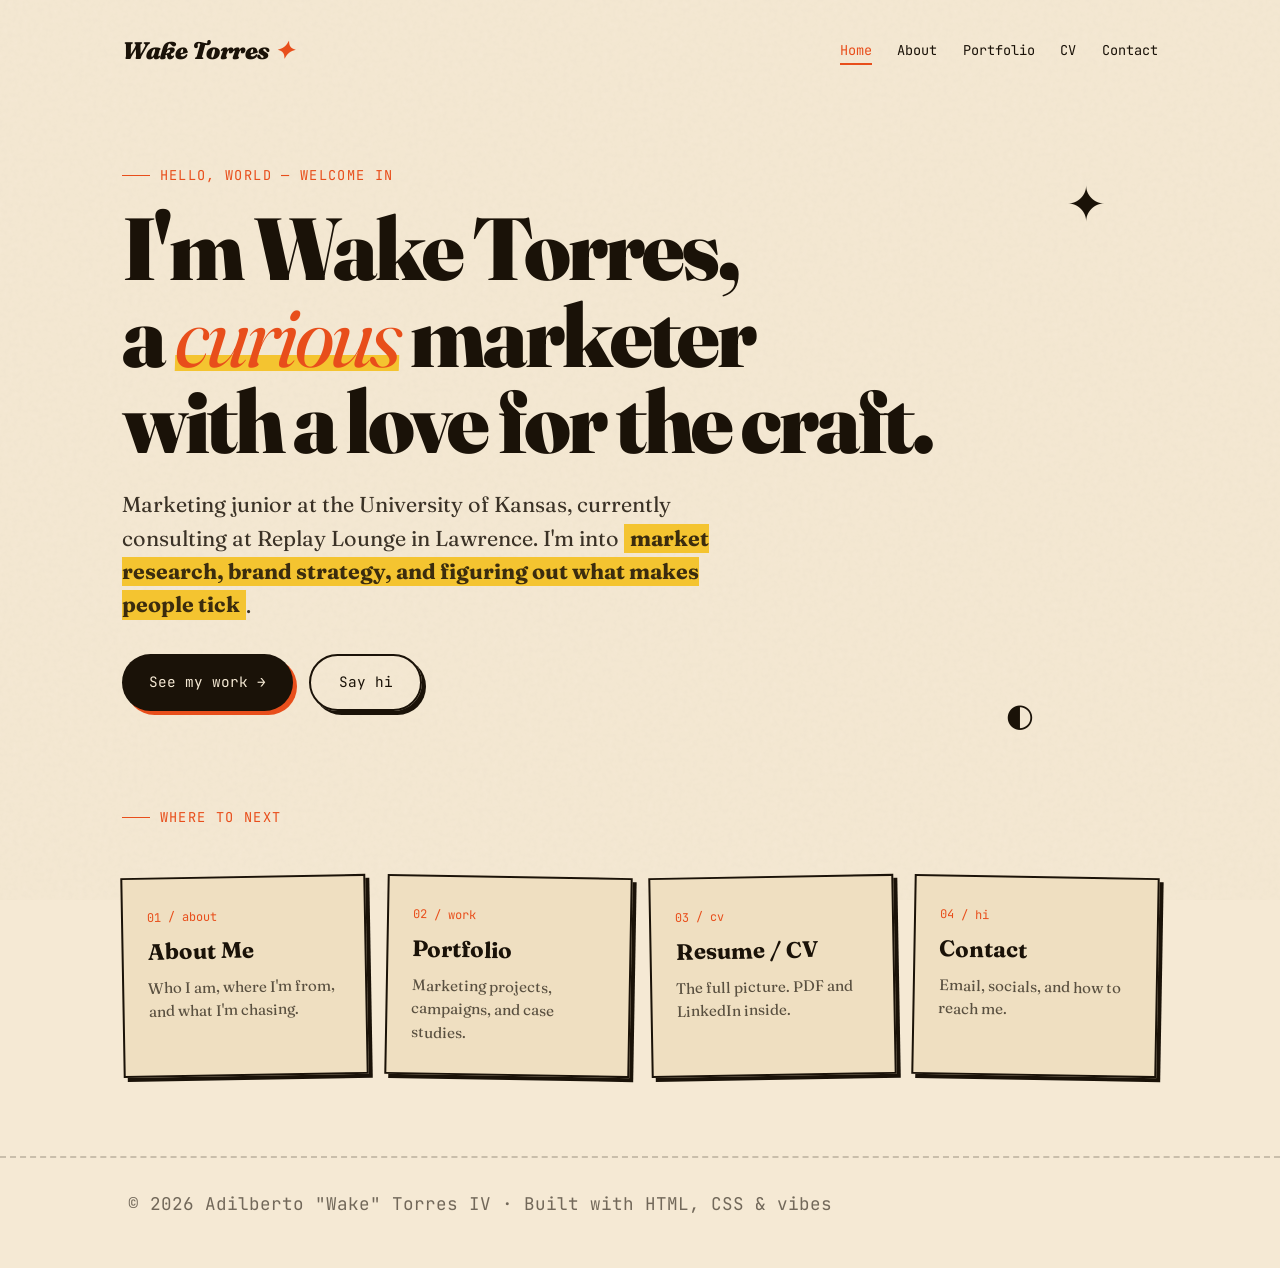
<file: index.html>
<!DOCTYPE html>
<html lang="en">
<head>
<!-- Google tag (gtag.js) -->
<script async src="https://www.googletagmanager.com/gtag/js?id=G-H3CZ6522N6"></script>
<script>
  window.dataLayer = window.dataLayer || [];
  function gtag(){dataLayer.push(arguments);}
  gtag('js', new Date());

  gtag('config', 'G-H3CZ6522N6');
</script>
<meta charset="UTF-8" />
<meta name="viewport" content="width=device-width, initial-scale=1.0" />
<title>Wake Torres — Home</title>
<link rel="preconnect" href="https://fonts.googleapis.com">
<link rel="preconnect" href="https://fonts.gstatic.com" crossorigin>
<link href="https://fonts.googleapis.com/css2?family=Fraunces:ital,opsz,wght@0,9..144,400;0,9..144,700;0,9..144,900;1,9..144,400;1,9..144,700&family=JetBrains+Mono:wght@400;500&display=swap" rel="stylesheet">
<link rel="stylesheet" href="style.css" />
</head>
<body>

<header>
  <div class="container nav-wrap">
    <a href="index.html" class="logo">Wake Torres</a>
    <nav>
      <ul>
        <li><a href="index.html" class="active">Home</a></li>
        <li><a href="about.html">About</a></li>
        <li><a href="portfolio.html">Portfolio</a></li>
        <li><a href="cv.html">CV</a></li>
        <li><a href="contact.html">Contact</a></li>
      </ul>
    </nav>
  </div>
</header>

<main>
  <div class="container">
    <section class="hero">
      <span class="deco deco-1">✦</span>
      <span class="deco deco-2">◐</span>

      <p class="eyebrow">Hello, world — welcome in</p>
      <h1>I'm Wake Torres, <br>a <span class="squiggle">curious</span> marketer <br>with a love for the&nbsp;craft.</h1>
      <p class="tagline">Marketing junior at the University of Kansas, currently consulting at Replay Lounge in Lawrence. I'm into <em class="highlight">market research, brand strategy, and figuring out what makes people tick</em>.</p>

      <div class="btn-row">
        <a href="portfolio.html" class="btn">See my work →</a>
        <a href="contact.html" class="btn btn-secondary">Say hi</a>
      </div>
    </section>

    <section>
      <p class="eyebrow">Where to next</p>
      <div class="menu-cards">
        <a href="about.html" class="menu-card">
          <span class="num">01 / about</span>
          <h3>About Me</h3>
          <p>Who I am, where I'm from, and what I'm chasing.</p>
        </a>
        <a href="portfolio.html" class="menu-card">
          <span class="num">02 / work</span>
          <h3>Portfolio</h3>
          <p>Marketing projects, campaigns, and case studies.</p>
        </a>
        <a href="cv.html" class="menu-card">
          <span class="num">03 / cv</span>
          <h3>Resume / CV</h3>
          <p>The full picture. PDF and LinkedIn inside.</p>
        </a>
        <a href="contact.html" class="menu-card">
          <span class="num">04 / hi</span>
          <h3>Contact</h3>
          <p>Email, socials, and how to reach me.</p>
        </a>
      </div>
    </section>
  </div>
</main>

<footer>
  <div class="container">
    <p>© <span id="year"></span> Adilberto "Wake" Torres IV · Built with HTML, CSS &amp; vibes</p>
  </div>
</footer>

<script>
  document.getElementById('year').textContent = new Date().getFullYear();
</script>
</body>
</html>
</file>
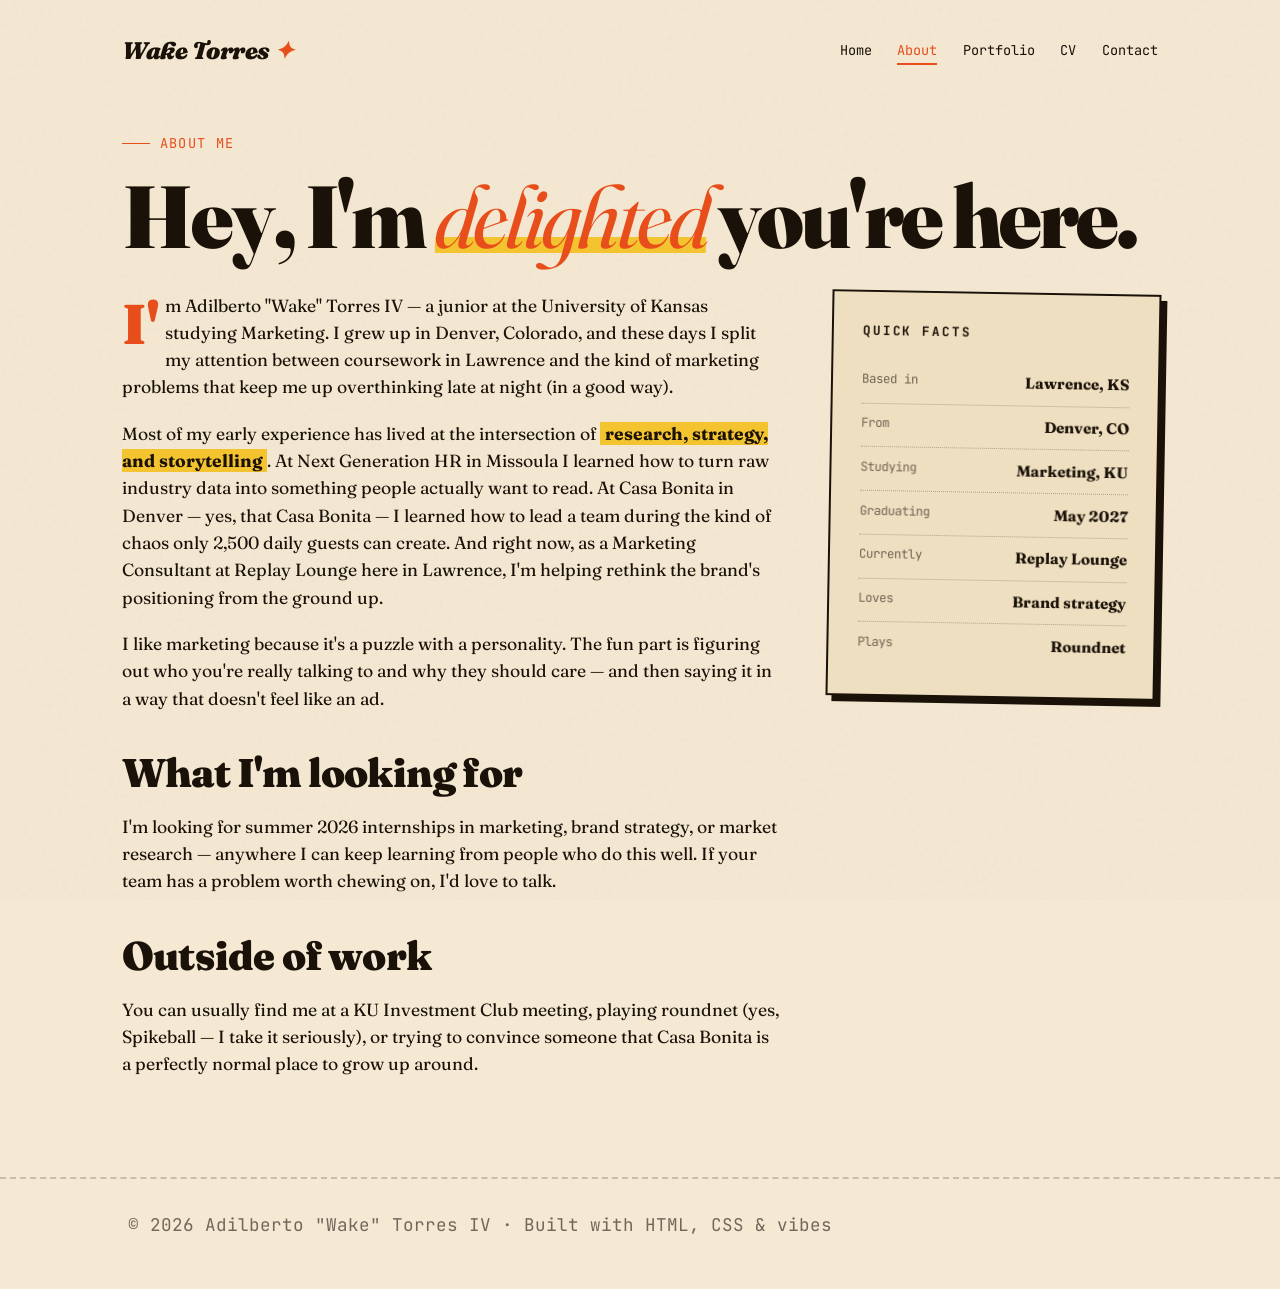
<file: about.html>
<!DOCTYPE html>
<html lang="en">
<head>
  <!-- Google tag (gtag.js) -->
<script async src="https://www.googletagmanager.com/gtag/js?id=G-H3CZ6522N6"></script>
<script>
  window.dataLayer = window.dataLayer || [];
  function gtag(){dataLayer.push(arguments);}
  gtag('js', new Date());

  gtag('config', 'G-H3CZ6522N6');
</script>
<meta charset="UTF-8" />
<meta name="viewport" content="width=device-width, initial-scale=1.0" />
<title>Wake Torres — About</title>
<link rel="preconnect" href="https://fonts.googleapis.com">
<link rel="preconnect" href="https://fonts.gstatic.com" crossorigin>
<link href="https://fonts.googleapis.com/css2?family=Fraunces:ital,opsz,wght@0,9..144,400;0,9..144,700;0,9..144,900;1,9..144,400;1,9..144,700&family=JetBrains+Mono:wght@400;500&display=swap" rel="stylesheet">
<link rel="stylesheet" href="style.css" />
</head>
<body>

<header>
  <div class="container nav-wrap">
    <a href="index.html" class="logo">Wake Torres</a>
    <nav>
      <ul>
        <li><a href="index.html">Home</a></li>
        <li><a href="about.html" class="active">About</a></li>
        <li><a href="portfolio.html">Portfolio</a></li>
        <li><a href="cv.html">CV</a></li>
        <li><a href="contact.html">Contact</a></li>
      </ul>
    </nav>
  </div>
</header>

<main>
  <div class="container">
    <p class="eyebrow">About me</p>
    <h1>Hey, I'm <span class="squiggle">delighted</span> you're here.</h1>

    <div class="about-grid">
      <div class="about-text">
        <p>I'm Adilberto "Wake" Torres IV — a junior at the University of Kansas studying Marketing. I grew up in Denver, Colorado, and these days I split my attention between coursework in Lawrence and the kind of marketing problems that keep me up overthinking late at night (in a good way).</p>

        <p>Most of my early experience has lived at the intersection of <em class="highlight">research, strategy, and storytelling</em>. At Next Generation HR in Missoula I learned how to turn raw industry data into something people actually want to read. At Casa Bonita in Denver — yes, that Casa Bonita — I learned how to lead a team during the kind of chaos only 2,500 daily guests can create. And right now, as a Marketing Consultant at Replay Lounge here in Lawrence, I'm helping rethink the brand's positioning from the ground up.</p>

        <p>I like marketing because it's a puzzle with a personality. The fun part is figuring out who you're really talking to and why they should care — and then saying it in a way that doesn't feel like an ad.</p>

        <h2>What I'm looking for</h2>
        <p>I'm looking for summer 2026 internships in marketing, brand strategy, or market research — anywhere I can keep learning from people who do this well. If your team has a problem worth chewing on, I'd love to talk.</p>

        <h2>Outside of work</h2>
        <p>You can usually find me at a KU Investment Club meeting, playing roundnet (yes, Spikeball — I take it seriously), or trying to convince someone that Casa Bonita is a perfectly normal place to grow up around.</p>
      </div>

      <aside class="facts">
        <h3>Quick facts</h3>
        <ul>
          <li><span>Based in</span><span>Lawrence, KS</span></li>
          <li><span>From</span><span>Denver, CO</span></li>
          <li><span>Studying</span><span>Marketing, KU</span></li>
          <li><span>Graduating</span><span>May 2027</span></li>
          <li><span>Currently</span><span>Replay Lounge</span></li>
          <li><span>Loves</span><span>Brand strategy</span></li>
          <li><span>Plays</span><span>Roundnet</span></li>
        </ul>
      </aside>
    </div>
  </div>
</main>

<footer>
  <div class="container">
    <p>© <span id="year"></span> Adilberto "Wake" Torres IV · Built with HTML, CSS &amp; vibes</p>
  </div>
</footer>

<script>
  document.getElementById('year').textContent = new Date().getFullYear();
</script>
</body>
</html>
</file>
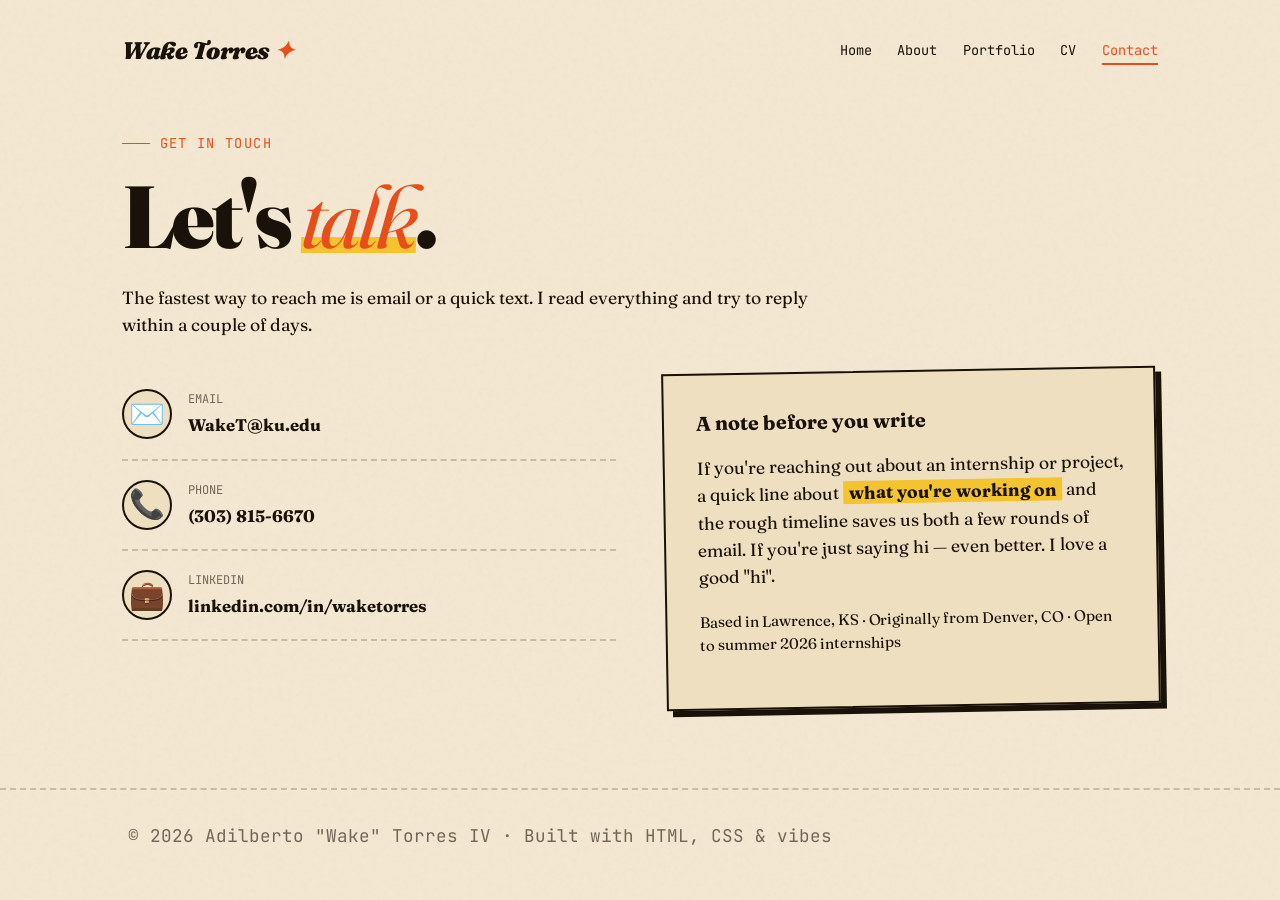
<file: contact.html>
<!DOCTYPE html>
<html lang="en">
<head>
  <!-- Google tag (gtag.js) -->
<script async src="https://www.googletagmanager.com/gtag/js?id=G-H3CZ6522N6"></script>
<script>
  window.dataLayer = window.dataLayer || [];
  function gtag(){dataLayer.push(arguments);}
  gtag('js', new Date());

  gtag('config', 'G-H3CZ6522N6');
</script>
<meta charset="UTF-8" />
<meta name="viewport" content="width=device-width, initial-scale=1.0" />
<title>Wake Torres — Contact</title>
<link rel="preconnect" href="https://fonts.googleapis.com">
<link rel="preconnect" href="https://fonts.gstatic.com" crossorigin>
<link href="https://fonts.googleapis.com/css2?family=Fraunces:ital,opsz,wght@0,9..144,400;0,9..144,700;0,9..144,900;1,9..144,400;1,9..144,700&family=JetBrains+Mono:wght@400;500&display=swap" rel="stylesheet">
<link rel="stylesheet" href="style.css" />
</head>
<body>

<header>
  <div class="container nav-wrap">
    <a href="index.html" class="logo">Wake Torres</a>
    <nav>
      <ul>
        <li><a href="index.html">Home</a></li>
        <li><a href="about.html">About</a></li>
        <li><a href="portfolio.html">Portfolio</a></li>
        <li><a href="cv.html">CV</a></li>
        <li><a href="contact.html" class="active">Contact</a></li>
      </ul>
    </nav>
  </div>
</header>

<main>
  <div class="container">
    <p class="eyebrow">Get in touch</p>
    <h1>Let's <span class="squiggle">talk</span>.</h1>
    <p class="tagline">The fastest way to reach me is email or a quick text. I read everything and try to reply within a couple of days.</p>

    <div class="contact-grid">
      <ul class="contact-methods">
        <li>
          <span class="icon">✉️</span>
          <div>
            <span class="label">Email</span>
            <a href="mailto:WakeT@ku.edu">WakeT@ku.edu</a>
          </div>
        </li>
        <li>
          <span class="icon">📞</span>
          <div>
            <span class="label">Phone</span>
            <a href="tel:+13038156670">(303) 815-6670</a>
          </div>
        </li>
        <li>
          <span class="icon">💼</span>
          <div>
            <span class="label">LinkedIn</span>
            <a href="https://www.linkedin.com/in/waketorres" target="_blank" rel="noopener">linkedin.com/in/waketorres</a>
          </div>
        </li>
      </ul>

      <aside class="contact-card">
        <h3>A note before you write</h3>
        <p>If you're reaching out about an internship or project, a quick line about <em class="highlight">what you're working on</em> and the rough timeline saves us both a few rounds of email. If you're just saying hi — even better. I love a good "hi".</p>
        <p style="margin-top: 1rem; font-size: 0.95rem;">Based in Lawrence, KS · Originally from Denver, CO · Open to summer 2026 internships</p>
      </aside>
    </div>
  </div>
</main>

<footer>
  <div class="container">
    <p>© <span id="year"></span> Adilberto "Wake" Torres IV · Built with HTML, CSS &amp; vibes</p>
  </div>
</footer>

<script>
  document.getElementById('year').textContent = new Date().getFullYear();
</script>
</body>
</html>
</file>
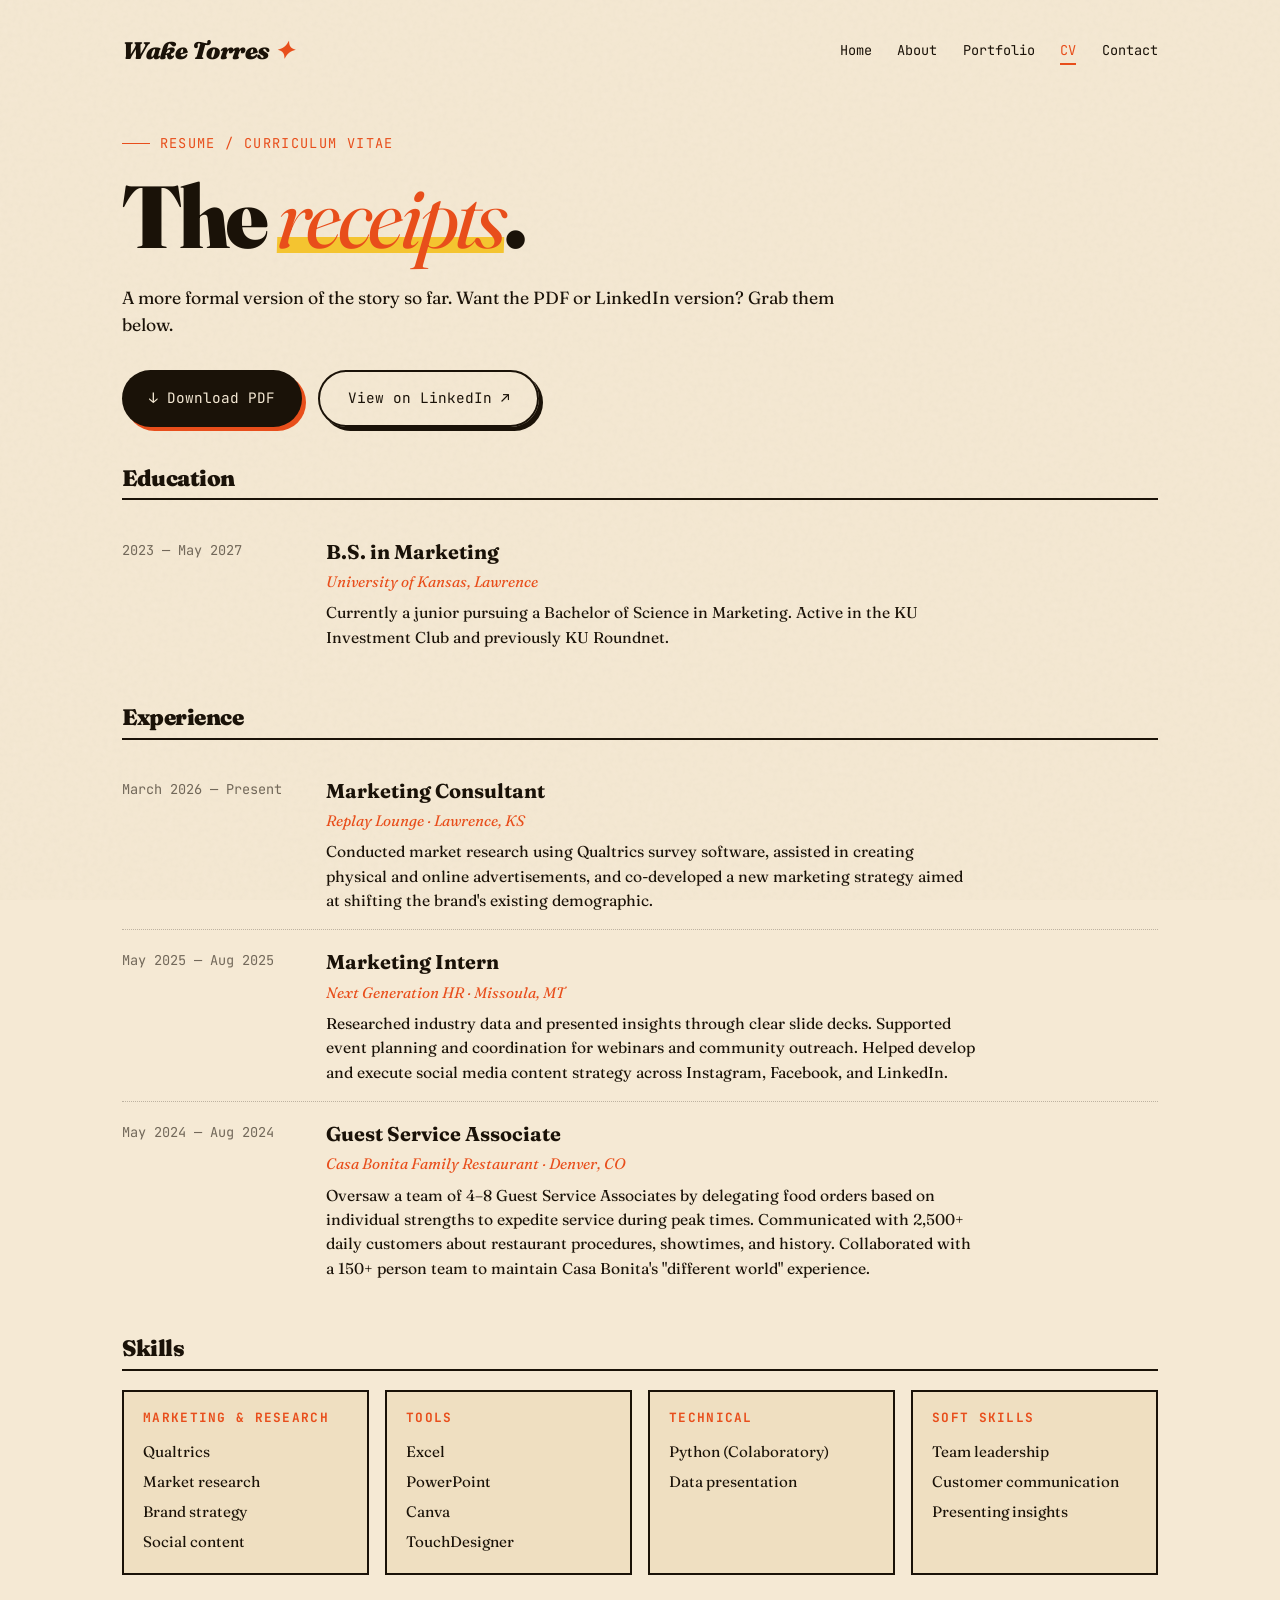
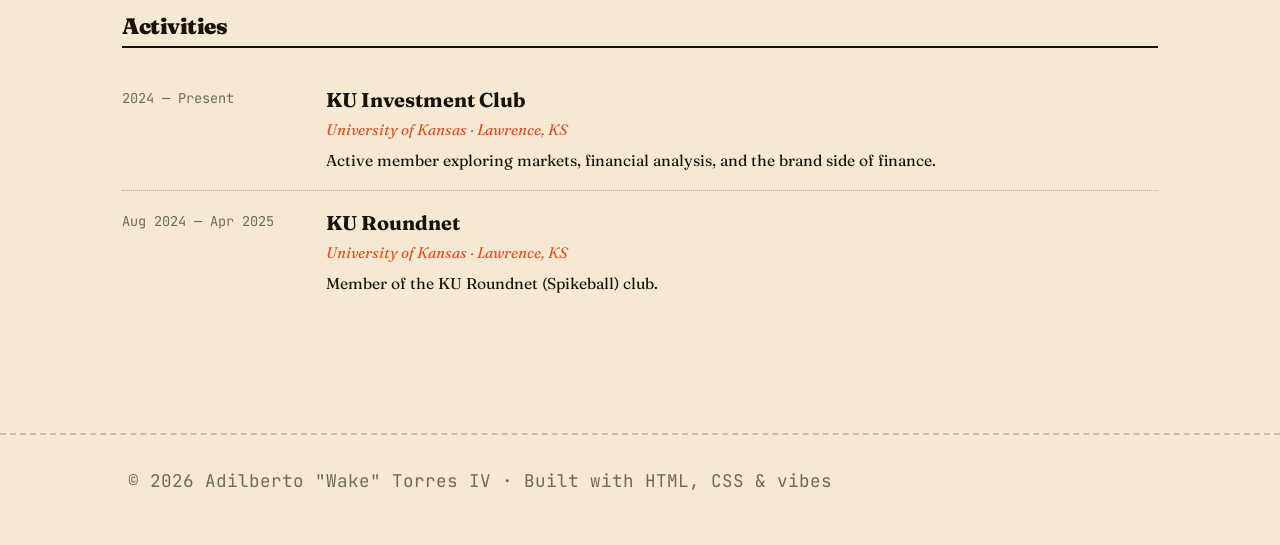
<file: cv.html>
<!DOCTYPE html>
<html lang="en">
<head>
  <!-- Google tag (gtag.js) -->
<script async src="https://www.googletagmanager.com/gtag/js?id=G-H3CZ6522N6"></script>
<script>
  window.dataLayer = window.dataLayer || [];
  function gtag(){dataLayer.push(arguments);}
  gtag('js', new Date());

  gtag('config', 'G-H3CZ6522N6');
</script>
<meta charset="UTF-8" />
<meta name="viewport" content="width=device-width, initial-scale=1.0" />
<title>Wake Torres — CV / Resume</title>
<link rel="preconnect" href="https://fonts.googleapis.com">
<link rel="preconnect" href="https://fonts.gstatic.com" crossorigin>
<link href="https://fonts.googleapis.com/css2?family=Fraunces:ital,opsz,wght@0,9..144,400;0,9..144,700;0,9..144,900;1,9..144,400;1,9..144,700&family=JetBrains+Mono:wght@400;500&display=swap" rel="stylesheet">
<link rel="stylesheet" href="style.css" />
</head>
<body>

<header>
  <div class="container nav-wrap">
    <a href="index.html" class="logo">Wake Torres</a>
    <nav>
      <ul>
        <li><a href="index.html">Home</a></li>
        <li><a href="about.html">About</a></li>
        <li><a href="portfolio.html">Portfolio</a></li>
        <li><a href="cv.html" class="active">CV</a></li>
        <li><a href="contact.html">Contact</a></li>
      </ul>
    </nav>
  </div>
</header>

<main>
  <div class="container">
    <p class="eyebrow">Resume / Curriculum Vitae</p>
    <h1>The <span class="squiggle">receipts</span>.</h1>
    <p class="tagline">A more formal version of the story so far. Want the PDF or LinkedIn version? Grab them below.</p>

    <div class="btn-row">
      <a href="resume.pdf" class="btn" download>↓ Download PDF</a>
      <a href="https://www.linkedin.com/in/waketorres" class="btn btn-secondary" target="_blank" rel="noopener">View on LinkedIn ↗</a>
    </div>

    <section class="cv-section">
      <h2>Education</h2>

      <div class="cv-item">
        <div class="when">2023 — May 2027</div>
        <div>
          <h3>B.S. in Marketing</h3>
          <p class="where">University of Kansas, Lawrence</p>
          <p>Currently a junior pursuing a Bachelor of Science in Marketing. Active in the KU Investment Club and previously KU Roundnet.</p>
        </div>
      </div>
    </section>

    <section class="cv-section">
      <h2>Experience</h2>

      <div class="cv-item">
        <div class="when">March 2026 — Present</div>
        <div>
          <h3>Marketing Consultant</h3>
          <p class="where">Replay Lounge · Lawrence, KS</p>
          <p>Conducted market research using Qualtrics survey software, assisted in creating physical and online advertisements, and co-developed a new marketing strategy aimed at shifting the brand's existing demographic.</p>
        </div>
      </div>

      <div class="cv-item">
        <div class="when">May 2025 — Aug 2025</div>
        <div>
          <h3>Marketing Intern</h3>
          <p class="where">Next Generation HR · Missoula, MT</p>
          <p>Researched industry data and presented insights through clear slide decks. Supported event planning and coordination for webinars and community outreach. Helped develop and execute social media content strategy across Instagram, Facebook, and LinkedIn.</p>
        </div>
      </div>

      <div class="cv-item">
        <div class="when">May 2024 — Aug 2024</div>
        <div>
          <h3>Guest Service Associate</h3>
          <p class="where">Casa Bonita Family Restaurant · Denver, CO</p>
          <p>Oversaw a team of 4–8 Guest Service Associates by delegating food orders based on individual strengths to expedite service during peak times. Communicated with 2,500+ daily customers about restaurant procedures, showtimes, and history. Collaborated with a 150+ person team to maintain Casa Bonita's "different world" experience.</p>
        </div>
      </div>
    </section>

    <section class="cv-section">
      <h2>Skills</h2>
      <div class="skills-grid">
        <div class="skill-group">
          <h4>Marketing &amp; Research</h4>
          <ul>
            <li>Qualtrics</li>
            <li>Market research</li>
            <li>Brand strategy</li>
            <li>Social content</li>
          </ul>
        </div>
        <div class="skill-group">
          <h4>Tools</h4>
          <ul>
            <li>Excel</li>
            <li>PowerPoint</li>
            <li>Canva</li>
            <li>TouchDesigner</li>
          </ul>
        </div>
        <div class="skill-group">
          <h4>Technical</h4>
          <ul>
            <li>Python (Colaboratory)</li>
            <li>Data presentation</li>
          </ul>
        </div>
        <div class="skill-group">
          <h4>Soft Skills</h4>
          <ul>
            <li>Team leadership</li>
            <li>Customer communication</li>
            <li>Presenting insights</li>
          </ul>
        </div>
      </div>
    </section>

    <section class="cv-section">
      <h2>Activities</h2>
      <div class="cv-item">
        <div class="when">2024 — Present</div>
        <div>
          <h3>KU Investment Club</h3>
          <p class="where">University of Kansas · Lawrence, KS</p>
          <p>Active member exploring markets, financial analysis, and the brand side of finance.</p>
        </div>
      </div>

      <div class="cv-item">
        <div class="when">Aug 2024 — Apr 2025</div>
        <div>
          <h3>KU Roundnet</h3>
          <p class="where">University of Kansas · Lawrence, KS</p>
          <p>Member of the KU Roundnet (Spikeball) club.</p>
        </div>
      </div>
    </section>
  </div>
</main>

<footer>
  <div class="container">
    <p>© <span id="year"></span> Adilberto "Wake" Torres IV · Built with HTML, CSS &amp; vibes</p>
  </div>
</footer>

<script>
  document.getElementById('year').textContent = new Date().getFullYear();
</script>
</body>
</html>
</file>
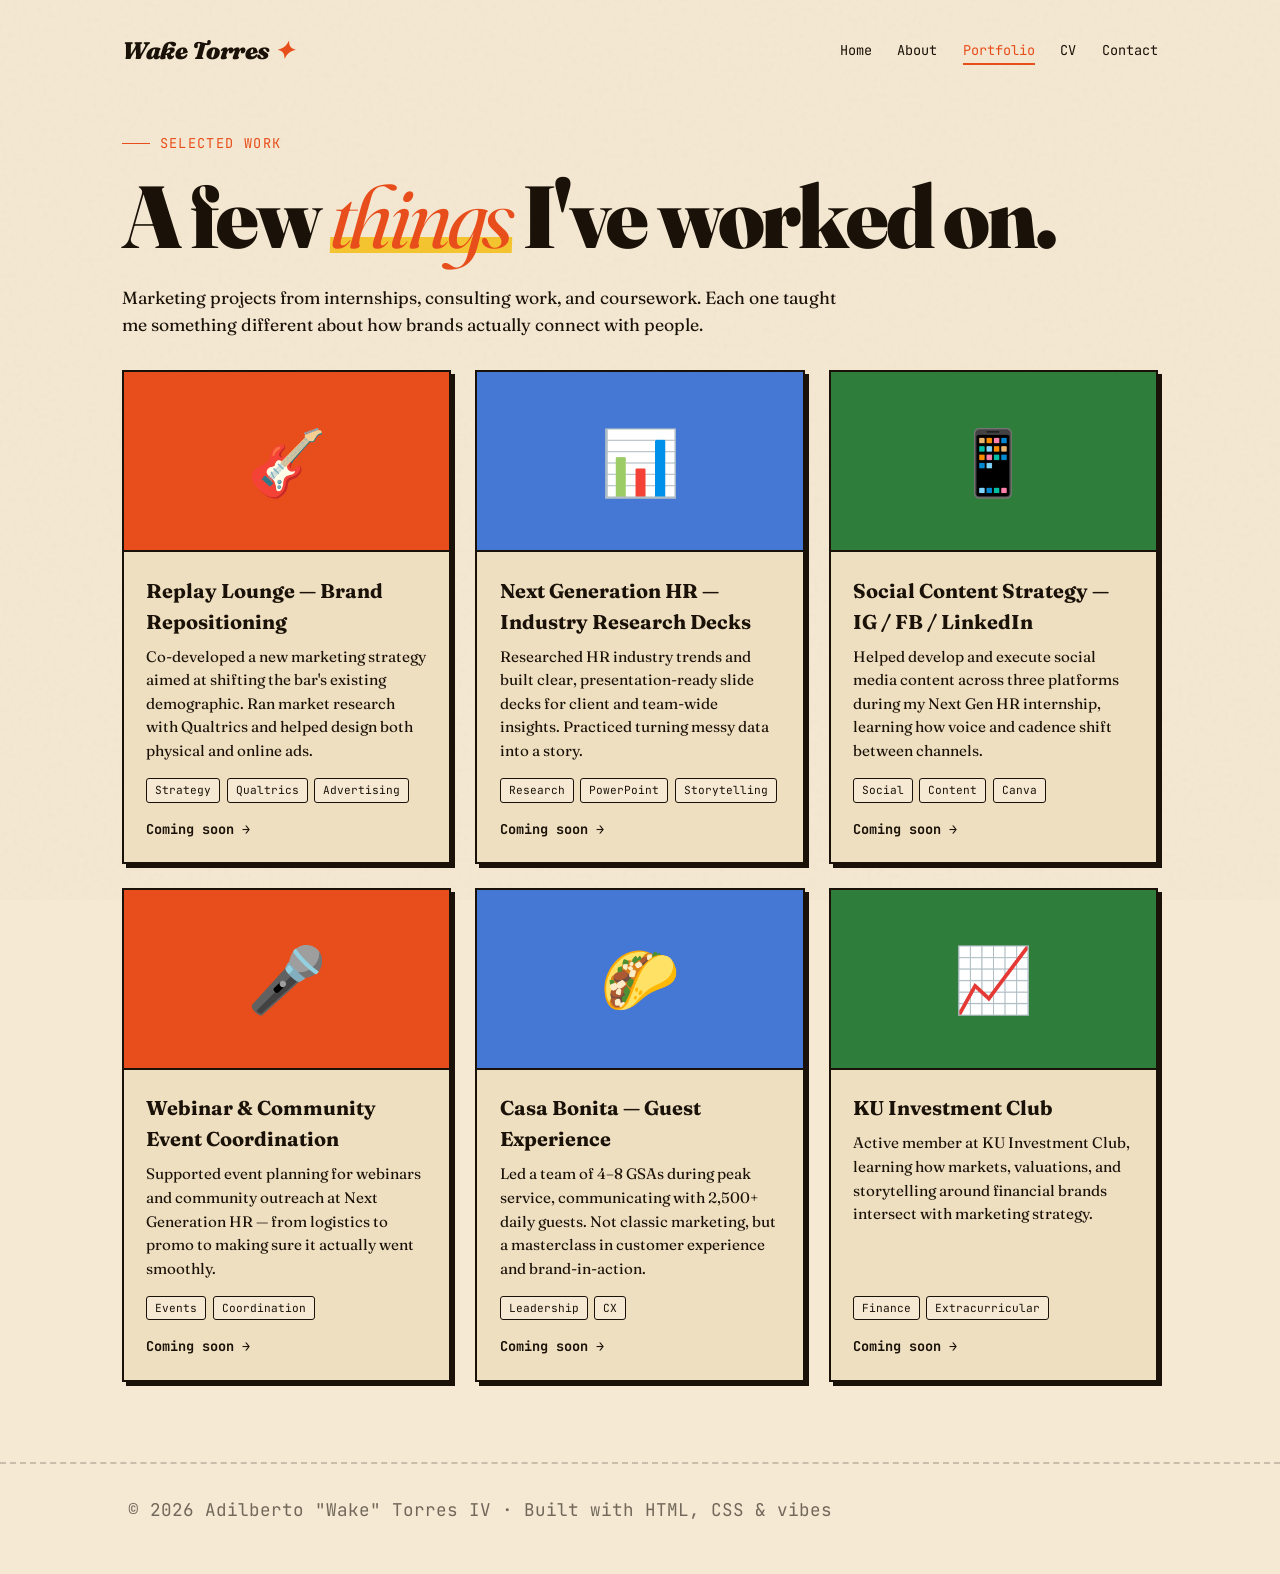
<file: portfolio.html>
<!DOCTYPE html>
<html lang="en">
<head>
  <!-- Google tag (gtag.js) -->
<script async src="https://www.googletagmanager.com/gtag/js?id=G-H3CZ6522N6"></script>
<script>
  window.dataLayer = window.dataLayer || [];
  function gtag(){dataLayer.push(arguments);}
  gtag('js', new Date());

  gtag('config', 'G-H3CZ6522N6');
</script>
<meta charset="UTF-8" />
<meta name="viewport" content="width=device-width, initial-scale=1.0" />
<title>Wake Torres — Portfolio</title>
<link rel="preconnect" href="https://fonts.googleapis.com">
<link rel="preconnect" href="https://fonts.gstatic.com" crossorigin>
<link href="https://fonts.googleapis.com/css2?family=Fraunces:ital,opsz,wght@0,9..144,400;0,9..144,700;0,9..144,900;1,9..144,400;1,9..144,700&family=JetBrains+Mono:wght@400;500&display=swap" rel="stylesheet">
<link rel="stylesheet" href="style.css" />
</head>
<body>

<header>
  <div class="container nav-wrap">
    <a href="index.html" class="logo">Wake Torres</a>
    <nav>
      <ul>
        <li><a href="index.html">Home</a></li>
        <li><a href="about.html">About</a></li>
        <li><a href="portfolio.html" class="active">Portfolio</a></li>
        <li><a href="cv.html">CV</a></li>
        <li><a href="contact.html">Contact</a></li>
      </ul>
    </nav>
  </div>
</header>

<main>
  <div class="container">
    <p class="eyebrow">Selected work</p>
    <h1>A few <span class="squiggle">things</span> I've worked on.</h1>
    <p class="tagline">Marketing projects from internships, consulting work, and coursework. Each one taught me something different about how brands actually connect with people.</p>

    <div class="portfolio-grid">

      <article class="project">
        <div class="thumb">🎸</div>
        <div class="body">
          <h3>Replay Lounge — Brand Repositioning</h3>
          <p>Co-developed a new marketing strategy aimed at shifting the bar's existing demographic. Ran market research with Qualtrics and helped design both physical and online ads.</p>
          <div class="tags">
            <span class="tag">Strategy</span>
            <span class="tag">Qualtrics</span>
            <span class="tag">Advertising</span>
          </div>
          <a href="#" class="project-link">Coming soon</a>
        </div>
      </article>

      <article class="project">
        <div class="thumb">📊</div>
        <div class="body">
          <h3>Next Generation HR — Industry Research Decks</h3>
          <p>Researched HR industry trends and built clear, presentation-ready slide decks for client and team-wide insights. Practiced turning messy data into a story.</p>
          <div class="tags">
            <span class="tag">Research</span>
            <span class="tag">PowerPoint</span>
            <span class="tag">Storytelling</span>
          </div>
          <a href="#" class="project-link">Coming soon</a>
        </div>
      </article>

      <article class="project">
        <div class="thumb">📱</div>
        <div class="body">
          <h3>Social Content Strategy — IG / FB / LinkedIn</h3>
          <p>Helped develop and execute social media content across three platforms during my Next Gen HR internship, learning how voice and cadence shift between channels.</p>
          <div class="tags">
            <span class="tag">Social</span>
            <span class="tag">Content</span>
            <span class="tag">Canva</span>
          </div>
          <a href="#" class="project-link">Coming soon</a>
        </div>
      </article>

      <article class="project">
        <div class="thumb">🎤</div>
        <div class="body">
          <h3>Webinar &amp; Community Event Coordination</h3>
          <p>Supported event planning for webinars and community outreach at Next Generation HR — from logistics to promo to making sure it actually went smoothly.</p>
          <div class="tags">
            <span class="tag">Events</span>
            <span class="tag">Coordination</span>
          </div>
          <a href="#" class="project-link">Coming soon</a>
        </div>
      </article>

      <article class="project">
        <div class="thumb">🌮</div>
        <div class="body">
          <h3>Casa Bonita — Guest Experience</h3>
          <p>Led a team of 4–8 GSAs during peak service, communicating with 2,500+ daily guests. Not classic marketing, but a masterclass in customer experience and brand-in-action.</p>
          <div class="tags">
            <span class="tag">Leadership</span>
            <span class="tag">CX</span>
          </div>
          <a href="#" class="project-link">Coming soon</a>
        </div>
      </article>

      <article class="project">
        <div class="thumb">📈</div>
        <div class="body">
          <h3>KU Investment Club</h3>
          <p>Active member at KU Investment Club, learning how markets, valuations, and storytelling around financial brands intersect with marketing strategy.</p>
          <div class="tags">
            <span class="tag">Finance</span>
            <span class="tag">Extracurricular</span>
          </div>
          <a href="#" class="project-link">Coming soon</a>
        </div>
      </article>

    </div>
  </div>
</main>

<footer>
  <div class="container">
    <p>© <span id="year"></span> Adilberto "Wake" Torres IV · Built with HTML, CSS &amp; vibes</p>
  </div>
</footer>

<script>
  document.getElementById('year').textContent = new Date().getFullYear();
</script>
</body>
</html>
</file>
<file: style.css>
/* ─────────────────────────────────────
   Personal Website — shared styles
   Theme: playful editorial, warm paper
   ───────────────────────────────────── */

:root {
  --ink: #1a1208;
  --paper: #f5e9d4;
  --paper-2: #efdfc1;
  --tomato: #e84e1b;
  --grass: #2f7d3a;
  --sky: #4577d4;
  --lemon: #f4c430;
}

* { box-sizing: border-box; margin: 0; padding: 0; }

html { scroll-behavior: smooth; }

body {
  font-family: 'Fraunces', Georgia, serif;
  background: var(--paper);
  color: var(--ink);
  line-height: 1.55;
  min-height: 100vh;
  display: flex;
  flex-direction: column;
}

/* subtle paper texture using SVG noise */
body::before {
  content: "";
  position: fixed;
  inset: 0;
  pointer-events: none;
  z-index: 1;
  opacity: 0.35;
  mix-blend-mode: multiply;
  background-image: url("data:image/svg+xml,%3Csvg viewBox='0 0 200 200' xmlns='http://www.w3.org/2000/svg'%3E%3Cfilter id='n'%3E%3CfeTurbulence type='fractalNoise' baseFrequency='0.9' numOctaves='2'/%3E%3CfeColorMatrix values='0 0 0 0 0.1 0 0 0 0 0.07 0 0 0 0 0.03 0 0 0 0.08 0'/%3E%3C/filter%3E%3Crect width='100%25' height='100%25' filter='url(%23n)'/%3E%3C/svg%3E");
}

.container {
  max-width: 1100px;
  width: 100%;
  margin: 0 auto;
  padding: 0 2rem;
  position: relative;
  z-index: 2;
}

/* ── HEADER / NAV ───────────────────── */
header {
  padding: 2rem 0 1rem;
}

.nav-wrap {
  display: flex;
  justify-content: space-between;
  align-items: center;
  flex-wrap: wrap;
  gap: 1rem;
}

.logo {
  font-family: 'Fraunces', serif;
  font-weight: 900;
  font-size: 1.5rem;
  font-style: italic;
  letter-spacing: -0.02em;
  text-decoration: none;
  color: var(--ink);
}

.logo::after {
  content: "✦";
  color: var(--tomato);
  margin-left: 0.25rem;
  display: inline-block;
  animation: spin 8s linear infinite;
}

@keyframes spin { to { transform: rotate(360deg); } }

nav ul {
  list-style: none;
  display: flex;
  gap: 1.6rem;
  flex-wrap: wrap;
  font-family: 'JetBrains Mono', monospace;
  font-size: 0.85rem;
}

nav a {
  color: var(--ink);
  text-decoration: none;
  position: relative;
  padding: 0.2rem 0;
  transition: color 0.2s;
}

nav a::after {
  content: "";
  position: absolute;
  left: 0; right: 0; bottom: -3px;
  height: 2px;
  background: var(--tomato);
  transform: scaleX(0);
  transform-origin: left;
  transition: transform 0.3s;
}

nav a:hover { color: var(--tomato); }
nav a:hover::after,
nav a.active::after { transform: scaleX(1); }

nav a.active { color: var(--tomato); }

/* ── MAIN ───────────────────────────── */
main {
  flex: 1;
  padding: 3rem 0 5rem;
}

.eyebrow {
  font-family: 'JetBrains Mono', monospace;
  font-size: 0.85rem;
  color: var(--tomato);
  margin-bottom: 1.2rem;
  display: flex;
  align-items: center;
  gap: 0.6rem;
  text-transform: uppercase;
  letter-spacing: 0.1em;
}

.eyebrow::before {
  content: "";
  width: 28px;
  height: 1px;
  background: var(--tomato);
}

h1 {
  font-size: clamp(2.5rem, 7vw, 5.5rem);
  font-weight: 900;
  line-height: 0.98;
  letter-spacing: -0.035em;
  margin-bottom: 1.5rem;
}

h1 .squiggle {
  font-style: italic;
  font-weight: 400;
  color: var(--tomato);
  position: relative;
  display: inline-block;
}

h1 .squiggle::after {
  content: "";
  position: absolute;
  left: 0; right: 0; bottom: 0.08em;
  height: 0.18em;
  background: var(--lemon);
  z-index: -1;
  transform: skew(-2deg);
}

h2 {
  font-size: clamp(1.8rem, 4vw, 2.5rem);
  font-weight: 900;
  line-height: 1.05;
  letter-spacing: -0.02em;
  margin: 2.5rem 0 1.2rem;
}

h3 {
  font-size: 1.25rem;
  font-weight: 700;
  margin-bottom: 0.4rem;
}

p {
  font-size: 1.1rem;
  margin-bottom: 1.2rem;
  max-width: 65ch;
}

a { color: var(--sky); }

main p a {
  text-decoration-thickness: 2px;
  text-underline-offset: 3px;
  transition: color 0.2s;
}

main p a:hover { color: var(--tomato); }

em.highlight {
  background: var(--lemon);
  padding: 0.05em 0.3em;
  font-style: normal;
  font-weight: 700;
}

/* ── BUTTONS ────────────────────────── */
.btn {
  display: inline-flex;
  align-items: center;
  gap: 0.6rem;
  background: var(--ink);
  color: var(--paper);
  padding: 0.95rem 1.7rem;
  text-decoration: none;
  font-family: 'JetBrains Mono', monospace;
  font-size: 0.9rem;
  border-radius: 999px;
  transition: transform 0.15s, box-shadow 0.15s, background 0.2s;
  box-shadow: 4px 4px 0 var(--tomato);
  border: none;
  cursor: pointer;
}

.btn:hover {
  transform: translate(-2px, -2px);
  box-shadow: 6px 6px 0 var(--tomato);
  background: var(--tomato);
}

.btn:active {
  transform: translate(2px, 2px);
  box-shadow: 0 0 0 var(--tomato);
}

.btn-secondary {
  background: transparent;
  color: var(--ink);
  border: 2px solid var(--ink);
  box-shadow: 4px 4px 0 var(--ink);
}

.btn-secondary:hover {
  background: var(--ink);
  color: var(--paper);
}

.btn-row {
  display: flex;
  gap: 1rem;
  flex-wrap: wrap;
  margin: 2rem 0;
}

/* ── HOME PAGE ──────────────────────── */
.hero { padding: 2rem 0 4rem; position: relative; }

.hero .tagline {
  font-size: clamp(1.1rem, 2vw, 1.35rem);
  max-width: 600px;
  margin-bottom: 2rem;
  color: rgba(26, 18, 8, 0.85);
}

.menu-cards {
  display: grid;
  grid-template-columns: repeat(auto-fit, minmax(220px, 1fr));
  gap: 1.2rem;
  margin-top: 3rem;
}

.menu-card {
  display: block;
  padding: 1.8rem 1.5rem;
  background: var(--paper-2);
  border: 2px solid var(--ink);
  text-decoration: none;
  color: var(--ink);
  transition: transform 0.2s, box-shadow 0.2s;
  box-shadow: 4px 4px 0 var(--ink);
}

.menu-card:nth-child(odd) { transform: rotate(-1deg); }
.menu-card:nth-child(even) { transform: rotate(1deg); }

.menu-card:hover {
  transform: rotate(0) translate(-2px, -2px);
  box-shadow: 8px 8px 0 var(--tomato);
}

.menu-card .num {
  font-family: 'JetBrains Mono', monospace;
  font-size: 0.75rem;
  color: var(--tomato);
  display: block;
  margin-bottom: 0.5rem;
}

.menu-card h3 {
  font-size: 1.4rem;
  margin-bottom: 0.4rem;
}

.menu-card p {
  font-size: 0.95rem;
  margin: 0;
  color: rgba(26, 18, 8, 0.7);
}

/* floating decorations */
.deco {
  position: absolute;
  pointer-events: none;
  user-select: none;
  font-size: 3rem;
}

.deco-1 { top: 5%; right: 5%; animation: float 6s ease-in-out infinite; }
.deco-2 { bottom: 10%; right: 12%; font-size: 2rem; animation: float 7s ease-in-out infinite 1s; }

@keyframes float {
  0%, 100% { transform: translateY(0) rotate(-5deg); }
  50% { transform: translateY(-15px) rotate(5deg); }
}

/* ── ABOUT PAGE ─────────────────────── */
.about-grid {
  display: grid;
  grid-template-columns: 2fr 1fr;
  gap: 3rem;
  align-items: start;
  margin-top: 2rem;
}

.about-text p:first-of-type::first-letter {
  font-size: 3.5rem;
  font-weight: 900;
  float: left;
  line-height: 0.85;
  margin: 0.15em 0.1em 0 0;
  color: var(--tomato);
}

.facts {
  background: var(--paper-2);
  border: 2px solid var(--ink);
  padding: 1.8rem;
  transform: rotate(1deg);
  box-shadow: 6px 6px 0 var(--ink);
  position: sticky;
  top: 2rem;
}

.facts h3 {
  font-family: 'JetBrains Mono', monospace;
  font-size: 0.8rem;
  text-transform: uppercase;
  letter-spacing: 0.15em;
  margin-bottom: 1.2rem;
}

.facts ul { list-style: none; }

.facts li {
  padding: 0.6rem 0;
  border-bottom: 1px dotted rgba(26, 18, 8, 0.3);
  display: flex;
  justify-content: space-between;
  gap: 1rem;
  font-size: 0.95rem;
}

.facts li:last-child { border-bottom: none; }

.facts li span:first-child {
  font-family: 'JetBrains Mono', monospace;
  font-size: 0.78rem;
  color: rgba(26, 18, 8, 0.6);
}

.facts li span:last-child { font-weight: 700; text-align: right; }

/* ── PORTFOLIO ──────────────────────── */
.portfolio-grid {
  display: grid;
  grid-template-columns: repeat(auto-fit, minmax(280px, 1fr));
  gap: 1.5rem;
  margin-top: 2rem;
}

.project {
  background: var(--paper-2);
  border: 2px solid var(--ink);
  padding: 0;
  overflow: hidden;
  box-shadow: 4px 4px 0 var(--ink);
  transition: transform 0.2s, box-shadow 0.2s;
  display: flex;
  flex-direction: column;
}

.project:hover {
  transform: translate(-2px, -2px);
  box-shadow: 8px 8px 0 var(--tomato);
}

.project .thumb {
  height: 180px;
  display: flex;
  align-items: center;
  justify-content: center;
  font-size: 4rem;
  border-bottom: 2px solid var(--ink);
}

.project:nth-child(3n+1) .thumb { background: var(--tomato); color: var(--paper); }
.project:nth-child(3n+2) .thumb { background: var(--sky); color: var(--paper); }
.project:nth-child(3n+3) .thumb { background: var(--grass); color: var(--paper); }

.project .body { padding: 1.4rem; flex: 1; display: flex; flex-direction: column; }

.project h3 { margin-bottom: 0.5rem; }

.project p {
  font-size: 0.95rem;
  margin-bottom: 1rem;
  flex: 1;
}

.project .tags {
  display: flex;
  gap: 0.4rem;
  flex-wrap: wrap;
  margin-bottom: 1rem;
}

.project .tag {
  font-family: 'JetBrains Mono', monospace;
  font-size: 0.7rem;
  background: var(--paper);
  border: 1px solid var(--ink);
  padding: 0.15rem 0.5rem;
  border-radius: 3px;
}

.project a.project-link {
  font-family: 'JetBrains Mono', monospace;
  font-size: 0.85rem;
  color: var(--ink);
  text-decoration: none;
  font-weight: 700;
  align-self: flex-start;
}

.project a.project-link:hover { color: var(--tomato); }

.project a.project-link::after {
  content: " →";
  transition: margin 0.2s;
}

.project a.project-link:hover::after { margin-left: 0.3rem; }

/* ── CV PAGE ────────────────────────── */
.cv-section { margin-bottom: 2.5rem; }

.cv-section h2 {
  font-size: 1.4rem;
  border-bottom: 2px solid var(--ink);
  padding-bottom: 0.5rem;
  margin-bottom: 1.2rem;
}

.cv-item {
  display: grid;
  grid-template-columns: 180px 1fr;
  gap: 1.5rem;
  padding: 1rem 0;
  border-bottom: 1px dotted rgba(26, 18, 8, 0.25);
}

.cv-item:last-child { border-bottom: none; }

.cv-item .when {
  font-family: 'JetBrains Mono', monospace;
  font-size: 0.85rem;
  color: rgba(26, 18, 8, 0.6);
  padding-top: 0.25rem;
}

.cv-item h3 { margin-bottom: 0.2rem; }

.cv-item .where {
  font-style: italic;
  color: var(--tomato);
  margin-bottom: 0.5rem;
  font-size: 0.95rem;
}

.cv-item p { font-size: 0.98rem; margin-bottom: 0; }

.skills-grid {
  display: grid;
  grid-template-columns: repeat(auto-fit, minmax(200px, 1fr));
  gap: 1rem;
}

.skill-group {
  background: var(--paper-2);
  border: 2px solid var(--ink);
  padding: 1rem 1.2rem;
}

.skill-group h4 {
  font-family: 'JetBrains Mono', monospace;
  font-size: 0.8rem;
  text-transform: uppercase;
  letter-spacing: 0.1em;
  margin-bottom: 0.6rem;
  color: var(--tomato);
}

.skill-group ul { list-style: none; }

.skill-group li {
  font-size: 0.95rem;
  padding: 0.2rem 0;
}

/* ── CONTACT PAGE ───────────────────── */
.contact-grid {
  display: grid;
  grid-template-columns: 1fr 1fr;
  gap: 3rem;
  margin-top: 2rem;
}

.contact-methods { list-style: none; }

.contact-methods li {
  padding: 1.2rem 0;
  border-bottom: 2px dashed rgba(26, 18, 8, 0.2);
  display: flex;
  align-items: center;
  gap: 1rem;
}

.contact-methods .icon {
  font-size: 1.8rem;
  width: 50px;
  height: 50px;
  display: grid;
  place-items: center;
  background: var(--paper-2);
  border: 2px solid var(--ink);
  border-radius: 50%;
  flex-shrink: 0;
}

.contact-methods .label {
  font-family: 'JetBrains Mono', monospace;
  font-size: 0.75rem;
  text-transform: uppercase;
  color: rgba(26, 18, 8, 0.6);
  display: block;
  margin-bottom: 0.2rem;
}

.contact-methods a {
  color: var(--ink);
  text-decoration: none;
  font-size: 1.05rem;
  font-weight: 700;
  transition: color 0.2s;
}

.contact-methods a:hover { color: var(--tomato); }

.contact-card {
  background: var(--paper-2);
  border: 2px solid var(--ink);
  padding: 2rem;
  transform: rotate(-1deg);
  box-shadow: 6px 6px 0 var(--ink);
}

.contact-card h3 { margin-bottom: 1rem; }

/* ── FOOTER ─────────────────────────── */
footer {
  padding: 2rem 0;
  border-top: 2px dashed rgba(26, 18, 8, 0.2);
  font-family: 'JetBrains Mono', monospace;
  font-size: 0.8rem;
  color: rgba(26, 18, 8, 0.6);
  text-align: center;
}

/* ── RESPONSIVE ─────────────────────── */
@media (max-width: 720px) {
  .container { padding: 0 1.2rem; }
  .about-grid,
  .contact-grid { grid-template-columns: 1fr; gap: 2rem; }
  .facts { position: static; }
  .cv-item { grid-template-columns: 1fr; gap: 0.4rem; }
  .cv-item .when { padding-top: 0; }
  nav ul { gap: 1rem; }
  .deco { display: none; }
}
</file>
